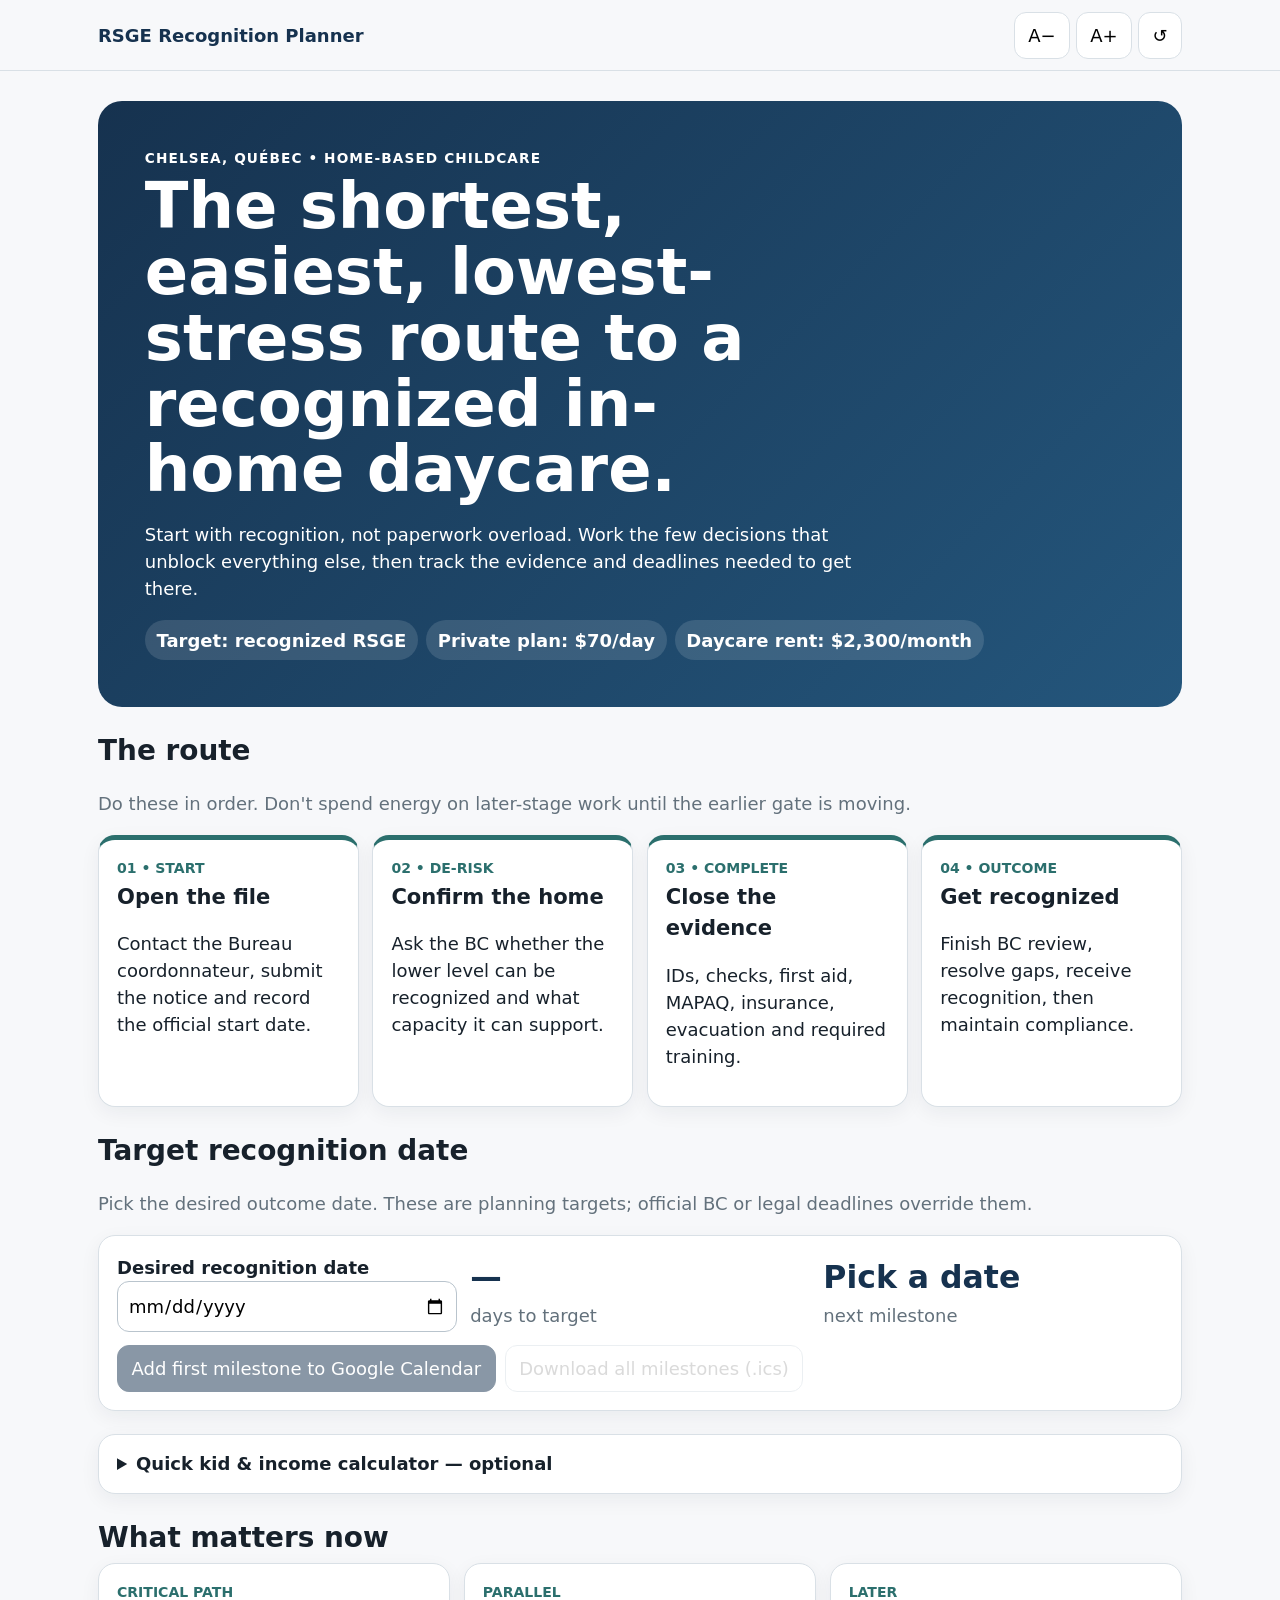
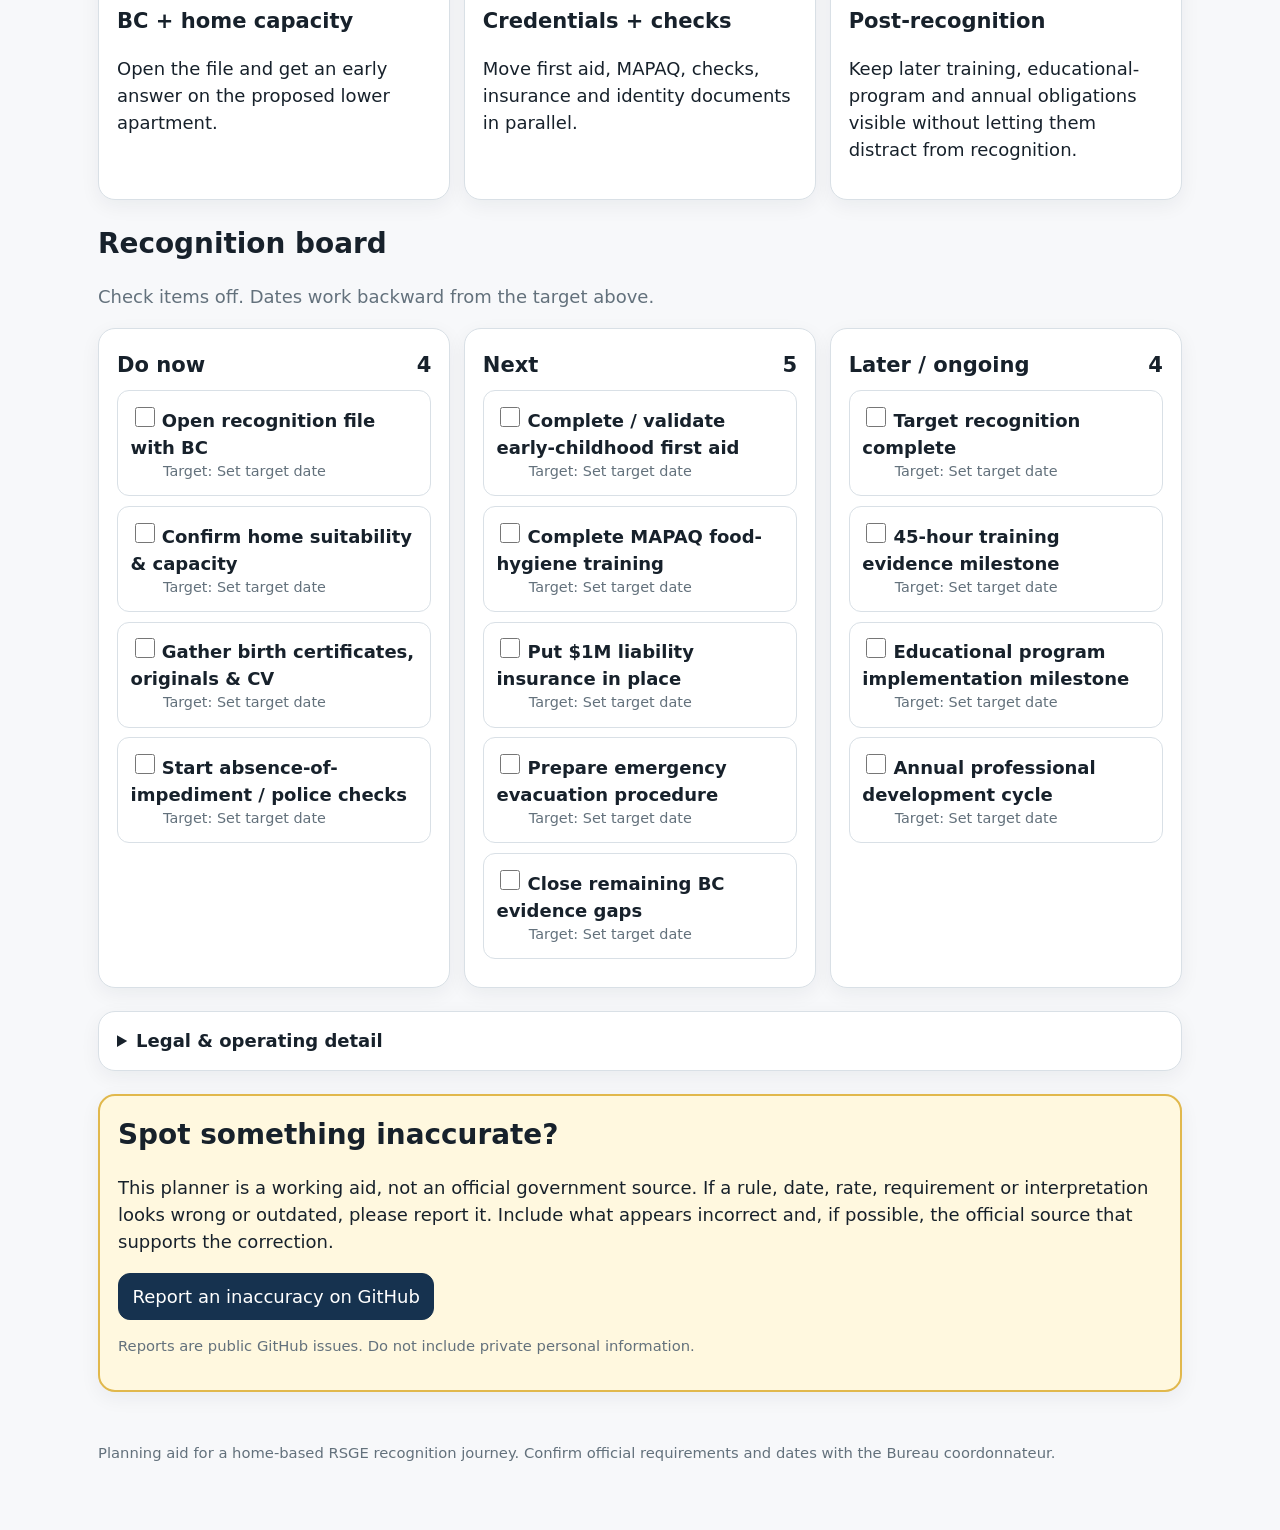
<file: index.html>
<!doctype html><html lang="en"><head><meta charset="utf-8"><meta name="viewport" content="width=device-width,initial-scale=1,maximum-scale=5,user-scalable=yes"><title>RSGE Recognition Planner</title><style>:root{--b:#16324f;--a:#2b6f6d;--bg:#f7f8fa;--p:#fff;--i:#17212b;--m:#63717c;--l:#d9e0e6;--r:17px;--fs:18px}*{box-sizing:border-box}html{font-size:var(--fs)}body{margin:0;background:var(--bg);color:var(--i);font:1rem/1.5 system-ui,-apple-system,"Segoe UI",sans-serif}button,input{font:inherit}a{color:#075fa8}.dock{position:sticky;top:0;z-index:10;background:#f7f8faf2;border-bottom:1px solid var(--l);backdrop-filter:blur(10px)}.bar,.wrap{max-width:1120px;margin:auto;padding:.65rem 1rem}.bar{display:flex;justify-content:space-between;align-items:center;gap:.5rem}.brand{font-weight:900;color:var(--b)}button,.btn{min-height:46px;border:1px solid var(--l);border-radius:12px;background:#fff;padding:.5rem .75rem;cursor:pointer}.hero{margin-top:1rem;padding:clamp(1.4rem,4vw,2.6rem);border-radius:24px;background:linear-gradient(135deg,var(--b),#24567c);color:#fff}.hero h1{font-size:clamp(2rem,5vw,3.7rem);line-height:1.03;max-width:16ch;margin:.3rem 0 .7rem}.hero p{max-width:65ch}.ey{font-size:.76rem;text-transform:uppercase;letter-spacing:.08em;font-weight:850}.pills{display:flex;gap:.45rem;flex-wrap:wrap}.pill{background:#ffffff20;border-radius:99px;padding:.35rem .65rem;font-weight:750}section{margin:1.3rem 0}h2{margin:0 0 .25rem;font-size:1.55rem}h3{margin:.1rem 0}.muted,.tiny{color:var(--m)}.tiny{font-size:.82rem}.route,.grid,.calc,.res,.kanban{display:grid;gap:.75rem}.route{grid-template-columns:repeat(4,1fr)}.grid,.calc,.res,.kanban{grid-template-columns:repeat(3,1fr)}.card,.lane,details{background:var(--p);border:1px solid var(--l);border-radius:var(--r);box-shadow:0 6px 20px #1428370f}.card,.lane{padding:1rem}.route .card{border-top:5px solid var(--a)}.num{font-size:.78rem;font-weight:900;color:var(--a)}.metric{font-size:1.75rem;font-weight:900;color:var(--b)}label{font-weight:750;display:block}.date,input[type=number]{width:100%;min-height:48px;border:1px solid #b9c4cd;border-radius:12px;padding:.55rem}.actions,.switches{display:flex;gap:.5rem;flex-wrap:wrap;margin-top:.7rem}.primary{background:var(--b);color:#fff;border-color:var(--b)}button:disabled{opacity:.5}.switch{flex:1 1 220px;font-weight:800}.switch[aria-pressed=true]{border:2px solid var(--b);background:#eaf1f7;color:var(--b)}details{overflow:hidden}summary{padding:.85rem 1rem;min-height:56px;font-weight:850;cursor:pointer}.body{padding:0 1rem 1rem}.result{background:#eef4f7;padding:.85rem;border-radius:13px}.result b{display:block;font-size:1.3rem;color:var(--b)}.lane h3{display:flex;justify-content:space-between}.task{border:1px solid var(--l);border-radius:12px;padding:.7rem;margin:.55rem 0}.task.done{background:#e7f3ec;opacity:.8}.task input{width:20px;height:20px;margin-right:.4rem}.due{font-size:.8rem;color:var(--m);margin-left:1.8rem}.feedback{border:2px solid #e1b84c;background:#fff8df}.feedback .btn{display:inline-flex;text-decoration:none;align-items:center;background:var(--b);color:#fff;border-color:var(--b)}footer{padding:1.5rem 0 3rem;color:var(--m);font-size:.82rem}@media(max-width:850px){.route,.grid,.calc,.res,.kanban{grid-template-columns:1fr 1fr}}@media(max-width:580px){.route,.grid,.calc,.res,.kanban{grid-template-columns:1fr}.hero{border-radius:18px}.brand{font-size:.85rem}}</style></head><body><header class="dock"><div class="bar"><div class="brand">RSGE Recognition Planner</div><div><button id="minus">A−</button> <button id="plus">A+</button> <button id="reset">↺</button></div></div></header><main class="wrap"><section class="hero"><div class="ey">Chelsea, Québec • home-based childcare</div><h1>The shortest, easiest, lowest-stress route to a recognized in-home daycare.</h1><p>Start with recognition, not paperwork overload. Work the few decisions that unblock everything else, then track the evidence and deadlines needed to get there.</p><div class="pills"><span class="pill">Target: recognized RSGE</span><span class="pill">Private plan: $70/day</span><span class="pill">Daycare rent: $2,300/month</span></div></section><section><h2>The route</h2><p class="muted">Do these in order. Don't spend energy on later-stage work until the earlier gate is moving.</p><div class="route"><div class="card"><div class="num">01 • START</div><h3>Open the file</h3><p>Contact the Bureau coordonnateur, submit the notice and record the official start date.</p></div><div class="card"><div class="num">02 • DE-RISK</div><h3>Confirm the home</h3><p>Ask the BC whether the lower level can be recognized and what capacity it can support.</p></div><div class="card"><div class="num">03 • COMPLETE</div><h3>Close the evidence</h3><p>IDs, checks, first aid, MAPAQ, insurance, evacuation and required training.</p></div><div class="card"><div class="num">04 • OUTCOME</div><h3>Get recognized</h3><p>Finish BC review, resolve gaps, receive recognition, then maintain compliance.</p></div></div></section><section><h2>Target recognition date</h2><p class="muted">Pick the desired outcome date. These are planning targets; official BC or legal deadlines override them.</p><div class="card"><div class="grid"><div><label for="target">Desired recognition date</label><input class="date" id="target" type="date"></div><div><div class="metric" id="daysleft">—</div><div class="muted">days to target</div></div><div><div class="metric" id="nextmile">Pick a date</div><div class="muted">next milestone</div></div></div><div class="actions"><button class="primary" id="gcal" disabled>Add first milestone to Google Calendar</button><button id="ics" disabled>Download all milestones (.ics)</button></div></div></section><section><details><summary>Quick kid & income calculator — optional</summary><div class="body"><div class="switches"><button class="switch" id="priv" aria-pressed="true">Recognized + non-subsidized</button><button class="switch" id="sub" aria-pressed="false">Recognized + subsidized</button></div><p id="mode" class="muted">Private planning rate: <b>$70/day per child</b>.</p><div class="calc"><div><label>Paying children<input id="kids" type="number" min="1" max="9" value="5"></label></div><div><label>Billable days / month<input id="days" type="number" value="20"></label></div><div><label>Revenue / child / day<input id="rate" type="number" value="70"></label></div><div><label>Daycare rent<input id="rent" type="number" value="2300"></label></div><div><label>Other monthly costs<input id="ops" type="number" value="600"></label></div><div><label>Desired provider income<input id="income" type="number" value="1000"></label></div></div><div class="res"><div class="result">Gross monthly<b id="gross"></b></div><div class="result">After rent + costs<b id="net"></b></div><div class="result">Vs income target<b id="delta"></b></div></div><p class="tiny">Planning only. Capacity and current funding rates require confirmation.</p></div></details></section><section><h2>What matters now</h2><div class="grid"><div class="card"><div class="num">CRITICAL PATH</div><h3>BC + home capacity</h3><p>Open the file and get an early answer on the proposed lower apartment.</p></div><div class="card"><div class="num">PARALLEL</div><h3>Credentials + checks</h3><p>Move first aid, MAPAQ, checks, insurance and identity documents in parallel.</p></div><div class="card"><div class="num">LATER</div><h3>Post-recognition</h3><p>Keep later training, educational-program and annual obligations visible without letting them distract from recognition.</p></div></div></section><section><h2>Recognition board</h2><p class="muted">Check items off. Dates work backward from the target above.</p><div class="kanban"><div class="lane"><h3>Do now <span id="n1"></span></h3><div id="now"></div></div><div class="lane"><h3>Next <span id="n2"></span></h3><div id="next"></div></div><div class="lane"><h3>Later / ongoing <span id="n3"></span></h3><div id="later"></div></div></div></section><section><details><summary>Legal & operating detail</summary><div class="body"><ul><li>Home-based RSGE is different from a private daycare-centre permit.</li><li>Provider alone: up to 6 children, subject to recognition and approved capacity.</li><li>7–9 children requires an assistant and BC approval for that capacity.</li><li>Recognized operation can be subsidized or non-subsidized; the private planning rate here is $70/day.</li></ul></div></details></section><section class="card feedback" id="feedback"><h2>Spot something inaccurate?</h2><p>This planner is a working aid, not an official government source. If a rule, date, rate, requirement or interpretation looks wrong or outdated, please report it. Include what appears incorrect and, if possible, the official source that supports the correction.</p><a class="btn" href="https://github.com/jjuniper-dev-org/Daycare/issues/new?template=inaccuracy.yml" target="_blank" rel="noopener">Report an inaccuracy on GitHub</a><p class="tiny">Reports are public GitHub issues. Do not include private personal information.</p></section><footer>Planning aid for a home-based RSGE recognition journey. Confirm official requirements and dates with the Bureau coordonnateur.</footer></main><script>(()=>{const $=x=>document.getElementById(x),money=new Intl.NumberFormat('en-CA',{style:'currency',currency:'CAD',maximumFractionDigits:0});let fs=18;$('plus').onclick=()=>{fs=Math.min(30,fs+2);document.documentElement.style.setProperty('--fs',fs+'px')};$('minus').onclick=()=>{fs=Math.max(15,fs-2);document.documentElement.style.setProperty('--fs',fs+'px')};$('reset').onclick=()=>{fs=18;document.documentElement.style.setProperty('--fs','18px');scrollTo({top:0,behavior:'smooth'})};function calc(){let g=+$('kids').value*+$('days').value*+$('rate').value,n=g-+$('rent').value-+$('ops').value,d=n-+$('income').value;$('gross').textContent=money.format(g);$('net').textContent=money.format(n);$('delta').textContent=(d>=0?'+':'−')+money.format(Math.abs(d))}['kids','days','rate','rent','ops','income'].forEach(x=>$(x).oninput=calc);$('priv').onclick=()=>{ $('priv').setAttribute('aria-pressed','true');$('sub').setAttribute('aria-pressed','false');$('rate').value=70;$('mode').innerHTML='Private planning rate: <b>$70/day per child</b>.';calc()};$('sub').onclick=()=>{$('priv').setAttribute('aria-pressed','false');$('sub').setAttribute('aria-pressed','true');$('rate').value=50.88;$('mode').innerHTML='Subsidized placeholder: <b>$50.88/day</b>. Confirm current BC rates.';calc()};calc();const T=[['file','now','Open recognition file with BC',-180],['home','now','Confirm home suitability & capacity',-165],['ids','now','Gather birth certificates, originals & CV',-150],['checks','now','Start absence-of-impediment / police checks',-145],['firstaid','next','Complete / validate early-childhood first aid',-120],['mapaq','next','Complete MAPAQ food-hygiene training',-105],['insurance','next','Put $1M liability insurance in place',-75],['evac','next','Prepare emergency evacuation procedure',-60],['package','next','Close remaining BC evidence gaps',-30],['recognition','later','Target recognition complete',0],['training','later','45-hour training evidence milestone',365],['program','later','Educational program implementation milestone',730],['annual','later','Annual professional development cycle',365]];let target='';function add(s,n){let d=new Date(s+'T12:00:00');d.setDate(d.getDate()+n);return d}function iso(d){return d.toISOString().slice(0,10)}function pretty(d){return d.toLocaleDateString('en-CA',{year:'numeric',month:'short',day:'numeric'})}function render(){['now','next','later'].forEach(x=>$(x).innerHTML='');T.forEach(t=>{let e=document.createElement('div');e.className='task';e.innerHTML='<label><input type="checkbox"><b>'+t[2]+'</b></label><div class="due">Target: '+(target?pretty(add(target,t[3])):'Set target date')+'</div>';$(t[1]).appendChild(e);e.querySelector('input').onchange=v=>e.classList.toggle('done',v.target.checked)});$('n1').textContent=T.filter(t=>t[1]=='now').length;$('n2').textContent=T.filter(t=>t[1]=='next').length;$('n3').textContent=T.filter(t=>t[1]=='later').length}render();$('target').onchange=()=>{target=$('target').value;render();$('gcal').disabled=!target;$('ics').disabled=!target;if(!target)return;let td=new Date(target+'T12:00:00'),today=new Date();today.setHours(12,0,0,0);$('daysleft').textContent=Math.ceil((td-today)/86400000);let f=T.map(t=>[t,add(target,t[3])]).filter(x=>x[1]>=today).sort((a,b)=>a[1]-b[1])[0];$('nextmile').textContent=f?f[0][2]:'Target passed'};function gd(d){return iso(d).replaceAll('-','')}$('gcal').onclick=()=>{let t=T[0],d=add(target,t[3]),e=add(iso(d),1),u='https://calendar.google.com/calendar/render?action=TEMPLATE&text='+encodeURIComponent(t[2])+'&dates='+gd(d)+'%2F'+gd(e);open(u,'_blank','noopener')};$('ics').onclick=()=>{let L=['BEGIN:VCALENDAR','VERSION:2.0','PRODID:-//RSGE Planner//EN'];T.forEach(t=>{let d=add(target,t[3]),e=add(iso(d),1);L.push('BEGIN:VEVENT','DTSTART;VALUE=DATE:'+gd(d),'DTEND;VALUE=DATE:'+gd(e),'SUMMARY:'+t[2],'END:VEVENT')});L.push('END:VCALENDAR');let a=document.createElement('a');a.href=URL.createObjectURL(new Blob([L.join('\r\n')],{type:'text/calendar'}));a.download='rsge-plan.ics';a.click()}})();</script></body></html>
</file>
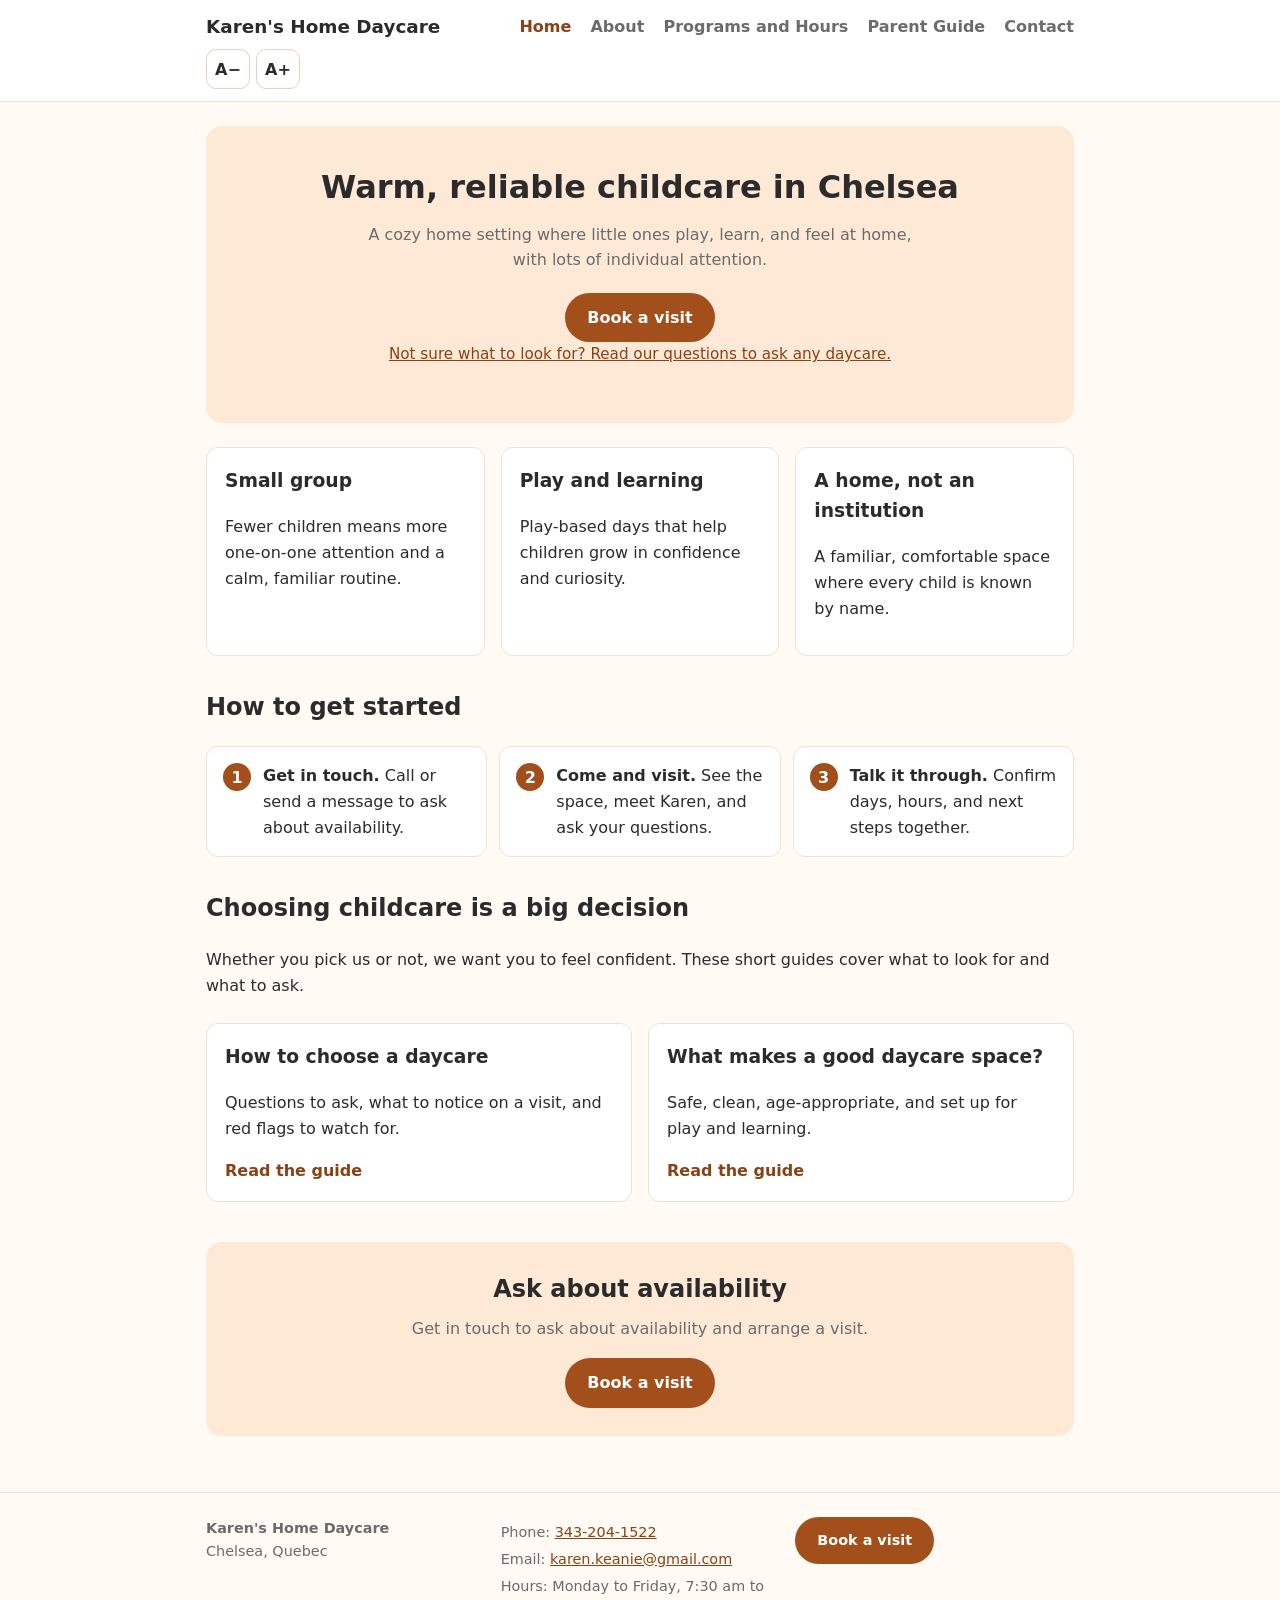
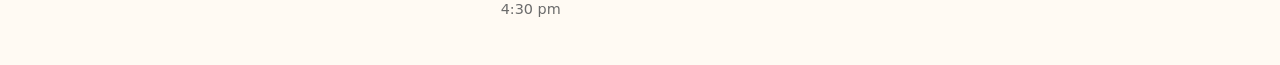
<file: karens-daycare/index.html>
<!doctype html>
<html lang="en">
<head>
  <meta charset="utf-8">
  <meta name="viewport" content="width=device-width, initial-scale=1">
  <title>Karen's Home Daycare | Chelsea</title>
  <meta name="description" content="Karen's Home Daycare in Chelsea: a warm, small-group home daycare. Contact us to ask about availability and book a visit.">
  <meta property="og:title" content="Karen's Home Daycare | Chelsea">
  <meta property="og:description" content="Karen's Home Daycare in Chelsea: a warm, small-group home daycare. Contact us to ask about availability and book a visit.">
  <link rel="stylesheet" href="style.css">
</head>
<body>
<a class="skip" href="#main">Skip to content</a>
<header>
  <div class="bar">
    <a class="brand" href="index.html">Karen's Home Daycare</a>
    <div class="tools" role="group" aria-label="Text size">
      <button type="button" id="fs-minus" aria-label="Smaller text">A&minus;</button>
      <button type="button" id="fs-plus" aria-label="Larger text">A+</button>
    </div>
    <nav aria-label="Main">
      <a class="active" aria-current="page" href="index.html">Home</a>
      <a href="about.html">About</a>
      <a href="programs.html">Programs and Hours</a>
      <a href="guide.html">Parent Guide</a>
      <a href="contact.html">Contact</a>
    </nav>
  </div>
</header>
<main id="main">
<section class="hero">
  <h1>Warm, reliable childcare in Chelsea</h1>
  <p>A cozy home setting where little ones play, learn, and feel at home, with lots of individual attention.</p>
  <a class="btn" href="contact.html">Book a visit</a>
  <p class="hero-link"><a href="choosing.html">Not sure what to look for? Read our questions to ask any daycare.</a></p>
</section>

<div class="grid">
  <div class="card">
    <h3>Small group</h3>
    <p>Fewer children means more one-on-one attention and a calm, familiar routine.</p>
  </div>
  <div class="card">
    <h3>Play and learning</h3>
    <p>Play-based days that help children grow in confidence and curiosity.</p>
  </div>
  <div class="card">
    <h3>A home, not an institution</h3>
    <p>A familiar, comfortable space where every child is known by name.</p>
  </div>
</div>


<h2>How to get started</h2>
<ol class="steps">
  <li><strong>Get in touch.</strong> Call or send a message to ask about availability.</li>
  <li><strong>Come and visit.</strong> See the space, meet Karen, and ask your questions.</li>
  <li><strong>Talk it through.</strong> Confirm days, hours, and next steps together.</li>
</ol>

<h2>Choosing childcare is a big decision</h2>
<p>Whether you pick us or not, we want you to feel confident. These short guides cover what to look for and what to ask.</p>
<div class="grid">
  <a class="card card-link" href="choosing.html">
    <h3>How to choose a daycare</h3>
    <p>Questions to ask, what to notice on a visit, and red flags to watch for.</p>
    <span class="more">Read the guide</span>
  </a>
  <a class="card card-link" href="space.html">
    <h3>What makes a good daycare space?</h3>
    <p>Safe, clean, age-appropriate, and set up for play and learning.</p>
    <span class="more">Read the guide</span>
  </a>
</div>

<section class="cta">
  <h2>Ask about availability</h2>
  <p>Get in touch to ask about availability and arrange a visit.</p>
  <a class="btn" href="contact.html">Book a visit</a>
</section>
</main>
<footer>
  <div class="fgrid">
    <div>
      <strong>Karen's Home Daycare</strong><br>
      Chelsea, Quebec
    </div>
    <div id="f-contact" hidden>
      <p id="f-phone" hidden>Phone: <a href="#"></a></p>
      <p id="f-email" hidden>Email: <a href="#"></a></p>
      <p id="f-hours" hidden>Hours: <span></span></p>
    </div>
    <div>
      <a class="btn" href="contact.html">Book a visit</a>
      <p><a id="f-facebook" href="#" hidden>Find us on Facebook</a></p>
    </div>
  </div>
</footer>
<script src="config.js"></script>
<script src="script.js"></script>
</body>
</html>
</file>
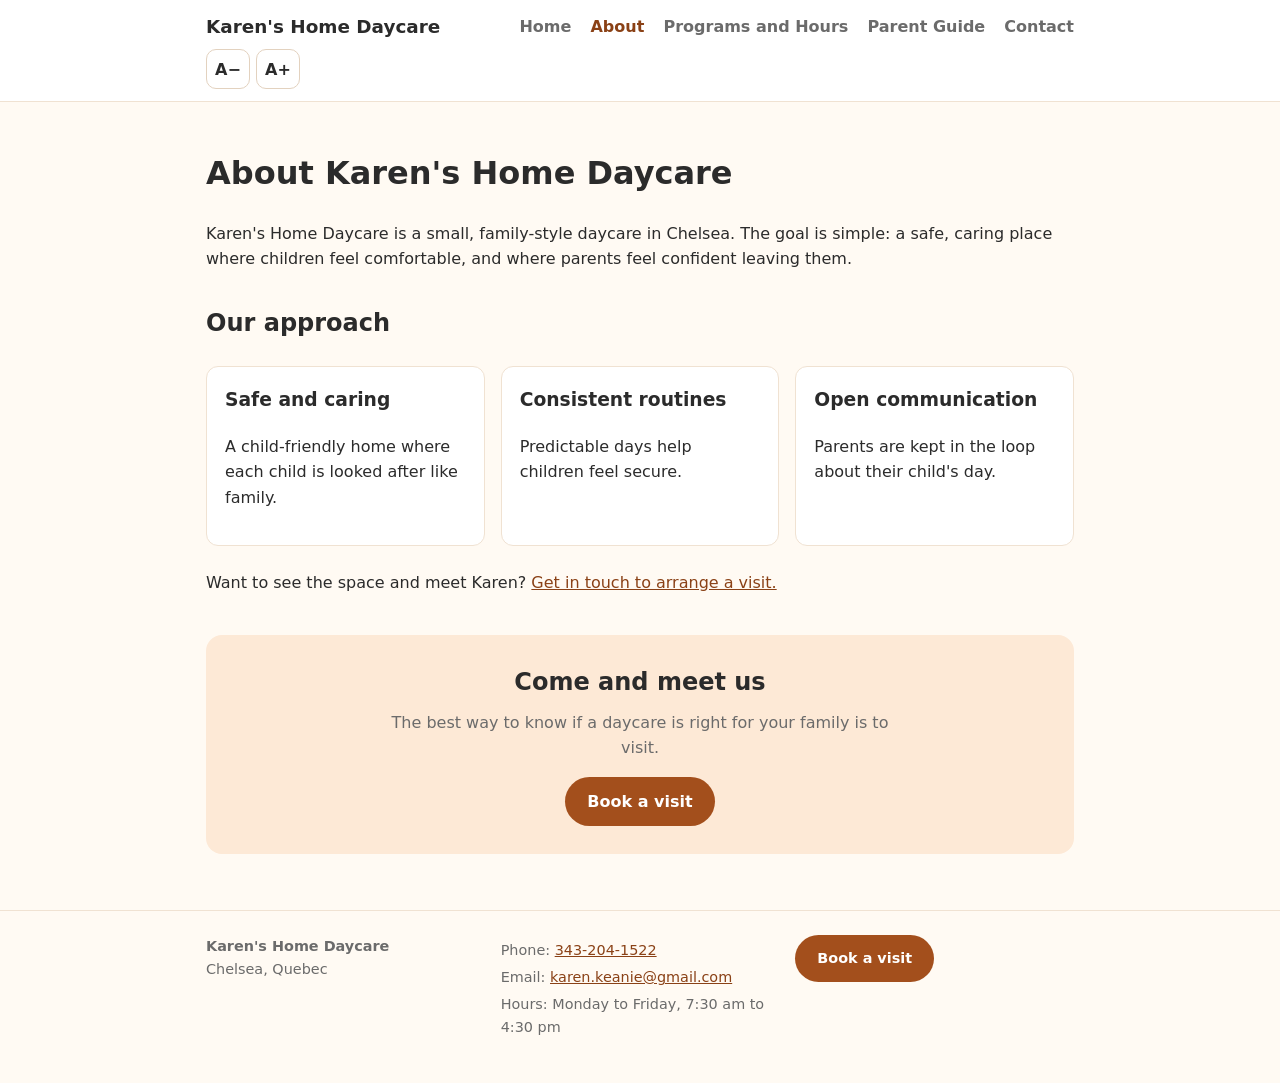
<file: karens-daycare/about.html>
<!doctype html>
<html lang="en">
<head>
  <meta charset="utf-8">
  <meta name="viewport" content="width=device-width, initial-scale=1">
  <title>About | Karen's Home Daycare</title>
  <meta name="description" content="About Karen's Home Daycare in Chelsea: a small, family-style daycare focused on safe, caring, play-based days.">
  <meta property="og:title" content="About | Karen's Home Daycare">
  <meta property="og:description" content="About Karen's Home Daycare in Chelsea: a small, family-style daycare focused on safe, caring, play-based days.">
  <link rel="stylesheet" href="style.css">
</head>
<body>
<a class="skip" href="#main">Skip to content</a>
<header>
  <div class="bar">
    <a class="brand" href="index.html">Karen's Home Daycare</a>
    <div class="tools" role="group" aria-label="Text size">
      <button type="button" id="fs-minus" aria-label="Smaller text">A&minus;</button>
      <button type="button" id="fs-plus" aria-label="Larger text">A+</button>
    </div>
    <nav aria-label="Main">
      <a href="index.html">Home</a>
      <a class="active" aria-current="page" href="about.html">About</a>
      <a href="programs.html">Programs and Hours</a>
      <a href="guide.html">Parent Guide</a>
      <a href="contact.html">Contact</a>
    </nav>
  </div>
</header>
<main id="main">
<h1>About Karen's Home Daycare</h1>
<p>Karen's Home Daycare is a small, family-style daycare in Chelsea. The goal is simple: a safe, caring place where children feel comfortable, and where parents feel confident leaving them.</p>

<h2>Our approach</h2>
<div class="grid">
  <div class="card">
    <h3>Safe and caring</h3>
    <p>A child-friendly home where each child is looked after like family.</p>
  </div>
  <div class="card">
    <h3>Consistent routines</h3>
    <p>Predictable days help children feel secure.</p>
  </div>
  <div class="card">
    <h3>Open communication</h3>
    <p>Parents are kept in the loop about their child's day.</p>
  </div>
</div>

<p>Want to see the space and meet Karen? <a href="contact.html">Get in touch to arrange a visit.</a></p>

<section class="cta">
  <h2>Come and meet us</h2>
  <p>The best way to know if a daycare is right for your family is to visit.</p>
  <a class="btn" href="contact.html">Book a visit</a>
</section>
</main>
<footer>
  <div class="fgrid">
    <div>
      <strong>Karen's Home Daycare</strong><br>
      Chelsea, Quebec
    </div>
    <div id="f-contact" hidden>
      <p id="f-phone" hidden>Phone: <a href="#"></a></p>
      <p id="f-email" hidden>Email: <a href="#"></a></p>
      <p id="f-hours" hidden>Hours: <span></span></p>
    </div>
    <div>
      <a class="btn" href="contact.html">Book a visit</a>
      <p><a id="f-facebook" href="#" hidden>Find us on Facebook</a></p>
    </div>
  </div>
</footer>
<script src="config.js"></script>
<script src="script.js"></script>
</body>
</html>
</file>
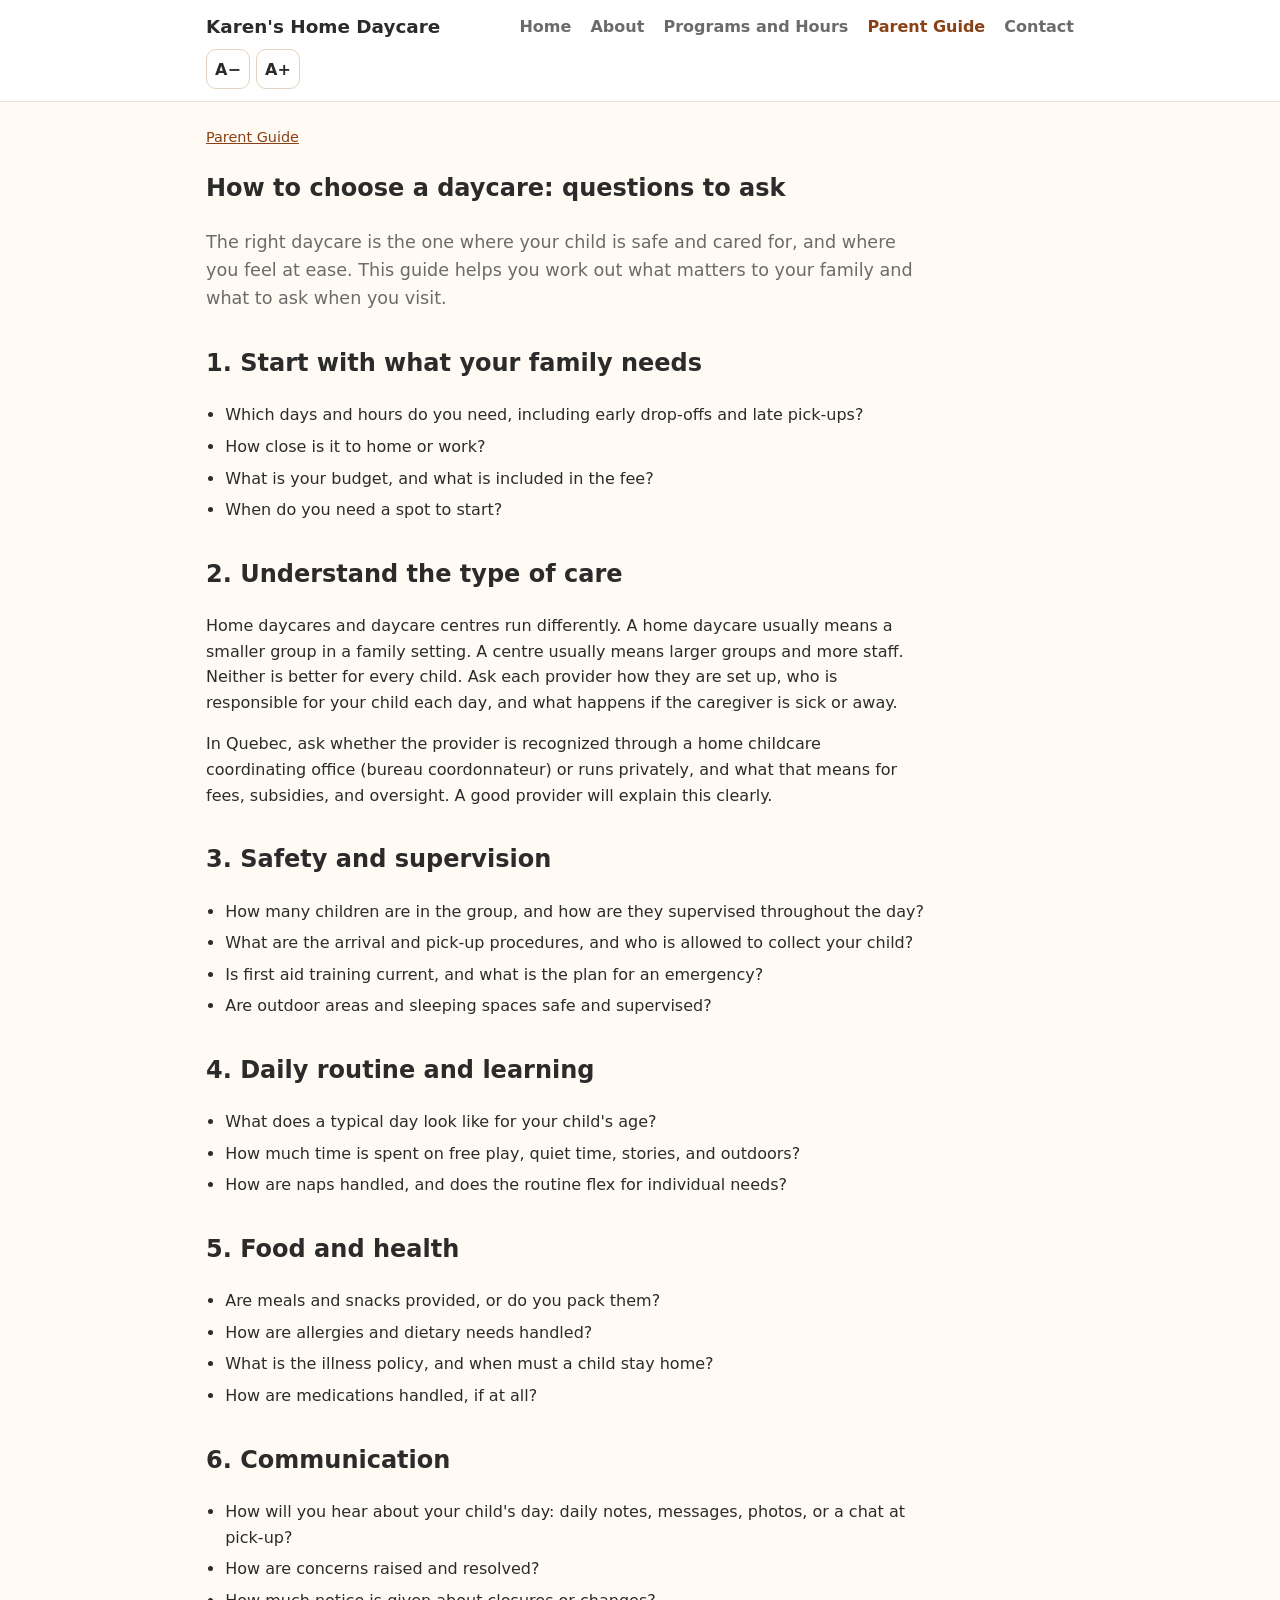
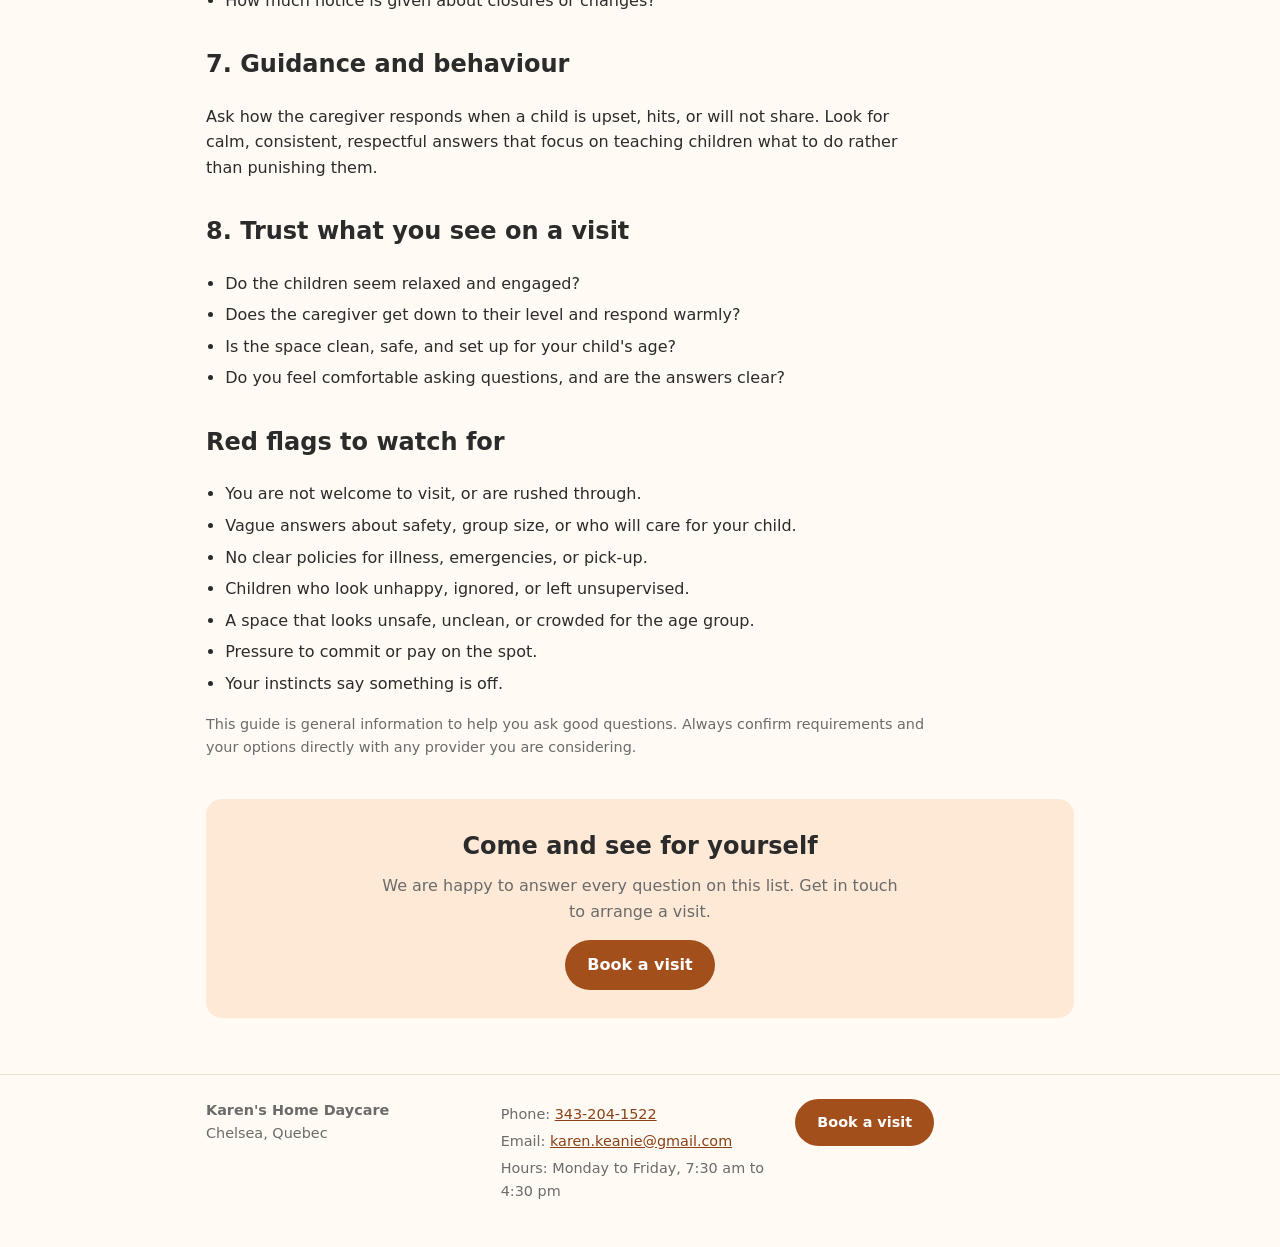
<file: karens-daycare/choosing.html>
<!doctype html>
<html lang="en">
<head>
  <meta charset="utf-8">
  <meta name="viewport" content="width=device-width, initial-scale=1">
  <title>How to choose a daycare | Karen's Home Daycare</title>
  <meta name="description" content="Questions to ask, what to notice on a visit, and red flags to watch for when choosing a daycare.">
  <meta property="og:title" content="How to choose a daycare | Karen's Home Daycare">
  <meta property="og:description" content="Questions to ask, what to notice on a visit, and red flags to watch for when choosing a daycare.">
  <link rel="stylesheet" href="style.css">
</head>
<body>
<a class="skip" href="#main">Skip to content</a>
<header>
  <div class="bar">
    <a class="brand" href="index.html">Karen's Home Daycare</a>
    <div class="tools" role="group" aria-label="Text size">
      <button type="button" id="fs-minus" aria-label="Smaller text">A&minus;</button>
      <button type="button" id="fs-plus" aria-label="Larger text">A+</button>
    </div>
    <nav aria-label="Main">
      <a href="index.html">Home</a>
      <a href="about.html">About</a>
      <a href="programs.html">Programs and Hours</a>
      <a class="active" aria-current="page" href="guide.html">Parent Guide</a>
      <a href="contact.html">Contact</a>
    </nav>
  </div>
</header>
<main id="main">
<article class="article">
  <p class="crumbs"><a href="guide.html">Parent Guide</a></p>
  <h1>How to choose a daycare: questions to ask</h1>
  <p class="lede">The right daycare is the one where your child is safe and cared for, and where you feel at ease. This guide helps you work out what matters to your family and what to ask when you visit.</p>

  <h2>1. Start with what your family needs</h2>
  <ul>
    <li>Which days and hours do you need, including early drop-offs and late pick-ups?</li>
    <li>How close is it to home or work?</li>
    <li>What is your budget, and what is included in the fee?</li>
    <li>When do you need a spot to start?</li>
  </ul>

  <h2>2. Understand the type of care</h2>
  <p>Home daycares and daycare centres run differently. A home daycare usually means a smaller group in a family setting. A centre usually means larger groups and more staff. Neither is better for every child. Ask each provider how they are set up, who is responsible for your child each day, and what happens if the caregiver is sick or away.</p>
  <p>In Quebec, ask whether the provider is recognized through a home childcare coordinating office (bureau coordonnateur) or runs privately, and what that means for fees, subsidies, and oversight. A good provider will explain this clearly.</p>

  <h2>3. Safety and supervision</h2>
  <ul>
    <li>How many children are in the group, and how are they supervised throughout the day?</li>
    <li>What are the arrival and pick-up procedures, and who is allowed to collect your child?</li>
    <li>Is first aid training current, and what is the plan for an emergency?</li>
    <li>Are outdoor areas and sleeping spaces safe and supervised?</li>
  </ul>

  <h2>4. Daily routine and learning</h2>
  <ul>
    <li>What does a typical day look like for your child's age?</li>
    <li>How much time is spent on free play, quiet time, stories, and outdoors?</li>
    <li>How are naps handled, and does the routine flex for individual needs?</li>
  </ul>

  <h2>5. Food and health</h2>
  <ul>
    <li>Are meals and snacks provided, or do you pack them?</li>
    <li>How are allergies and dietary needs handled?</li>
    <li>What is the illness policy, and when must a child stay home?</li>
    <li>How are medications handled, if at all?</li>
  </ul>

  <h2>6. Communication</h2>
  <ul>
    <li>How will you hear about your child's day: daily notes, messages, photos, or a chat at pick-up?</li>
    <li>How are concerns raised and resolved?</li>
    <li>How much notice is given about closures or changes?</li>
  </ul>

  <h2>7. Guidance and behaviour</h2>
  <p>Ask how the caregiver responds when a child is upset, hits, or will not share. Look for calm, consistent, respectful answers that focus on teaching children what to do rather than punishing them.</p>

  <h2>8. Trust what you see on a visit</h2>
  <ul>
    <li>Do the children seem relaxed and engaged?</li>
    <li>Does the caregiver get down to their level and respond warmly?</li>
    <li>Is the space clean, safe, and set up for your child's age?</li>
    <li>Do you feel comfortable asking questions, and are the answers clear?</li>
  </ul>

  <h2>Red flags to watch for</h2>
  <ul>
    <li>You are not welcome to visit, or are rushed through.</li>
    <li>Vague answers about safety, group size, or who will care for your child.</li>
    <li>No clear policies for illness, emergencies, or pick-up.</li>
    <li>Children who look unhappy, ignored, or left unsupervised.</li>
    <li>A space that looks unsafe, unclean, or crowded for the age group.</li>
    <li>Pressure to commit or pay on the spot.</li>
    <li>Your instincts say something is off.</li>
  </ul>

  <p class="note">This guide is general information to help you ask good questions. Always confirm requirements and your options directly with any provider you are considering.</p>
</article>

<section class="cta">
  <h2>Come and see for yourself</h2>
  <p>We are happy to answer every question on this list. Get in touch to arrange a visit.</p>
  <a class="btn" href="contact.html">Book a visit</a>
</section>
</main>
<footer>
  <div class="fgrid">
    <div>
      <strong>Karen's Home Daycare</strong><br>
      Chelsea, Quebec
    </div>
    <div id="f-contact" hidden>
      <p id="f-phone" hidden>Phone: <a href="#"></a></p>
      <p id="f-email" hidden>Email: <a href="#"></a></p>
      <p id="f-hours" hidden>Hours: <span></span></p>
    </div>
    <div>
      <a class="btn" href="contact.html">Book a visit</a>
      <p><a id="f-facebook" href="#" hidden>Find us on Facebook</a></p>
    </div>
  </div>
</footer>
<script src="config.js"></script>
<script src="script.js"></script>
</body>
</html>
</file>
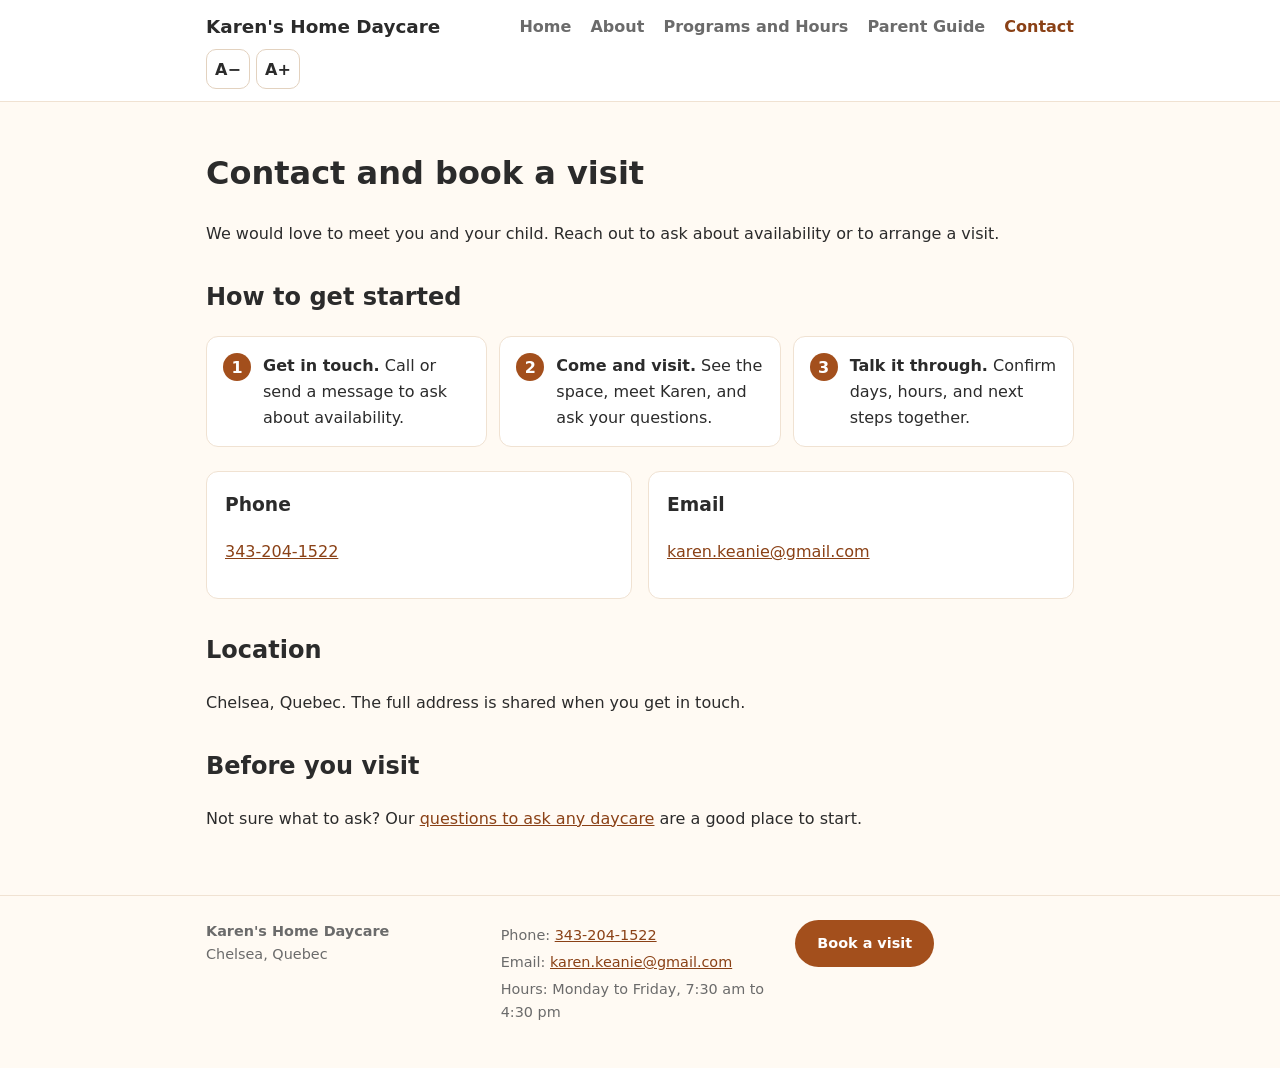
<file: karens-daycare/contact.html>
<!doctype html>
<html lang="en">
<head>
  <meta charset="utf-8">
  <meta name="viewport" content="width=device-width, initial-scale=1">
  <title>Contact | Karen's Home Daycare</title>
  <meta name="description" content="Contact Karen's Home Daycare in Chelsea to ask about availability or arrange a visit.">
  <meta property="og:title" content="Contact | Karen's Home Daycare">
  <meta property="og:description" content="Contact Karen's Home Daycare in Chelsea to ask about availability or arrange a visit.">
  <link rel="stylesheet" href="style.css">
</head>
<body>
<a class="skip" href="#main">Skip to content</a>
<header>
  <div class="bar">
    <a class="brand" href="index.html">Karen's Home Daycare</a>
    <div class="tools" role="group" aria-label="Text size">
      <button type="button" id="fs-minus" aria-label="Smaller text">A&minus;</button>
      <button type="button" id="fs-plus" aria-label="Larger text">A+</button>
    </div>
    <nav aria-label="Main">
      <a href="index.html">Home</a>
      <a href="about.html">About</a>
      <a href="programs.html">Programs and Hours</a>
      <a href="guide.html">Parent Guide</a>
      <a class="active" aria-current="page" href="contact.html">Contact</a>
    </nav>
  </div>
</header>
<main id="main">
<h1>Contact and book a visit</h1>
<p>We would love to meet you and your child. Reach out to ask about availability or to arrange a visit.</p>


<h2>How to get started</h2>
<ol class="steps">
  <li><strong>Get in touch.</strong> Call or send a message to ask about availability.</li>
  <li><strong>Come and visit.</strong> See the space, meet Karen, and ask your questions.</li>
  <li><strong>Talk it through.</strong> Confirm days, hours, and next steps together.</li>
</ol>

<p id="c-empty" class="card">Contact details are being added. Please check back shortly.</p>

<div class="grid">
  <div class="card" id="c-phone" hidden><h3>Phone</h3><p><a href="#"></a></p></div>
  <div class="card" id="c-email" hidden><h3>Email</h3><p><a href="#"></a></p></div>
  <div class="card" id="c-facebook" hidden><h3>Facebook</h3><p><a href="#"></a></p></div>
</div>

<h2>Location</h2>
<p>Chelsea, Quebec. The full address is shared when you get in touch.</p>

<h2>Before you visit</h2>
<p>Not sure what to ask? Our <a href="choosing.html">questions to ask any daycare</a> are a good place to start.</p>
</main>
<footer>
  <div class="fgrid">
    <div>
      <strong>Karen's Home Daycare</strong><br>
      Chelsea, Quebec
    </div>
    <div id="f-contact" hidden>
      <p id="f-phone" hidden>Phone: <a href="#"></a></p>
      <p id="f-email" hidden>Email: <a href="#"></a></p>
      <p id="f-hours" hidden>Hours: <span></span></p>
    </div>
    <div>
      <a class="btn" href="contact.html">Book a visit</a>
      <p><a id="f-facebook" href="#" hidden>Find us on Facebook</a></p>
    </div>
  </div>
</footer>
<script src="config.js"></script>
<script src="script.js"></script>
</body>
</html>
</file>
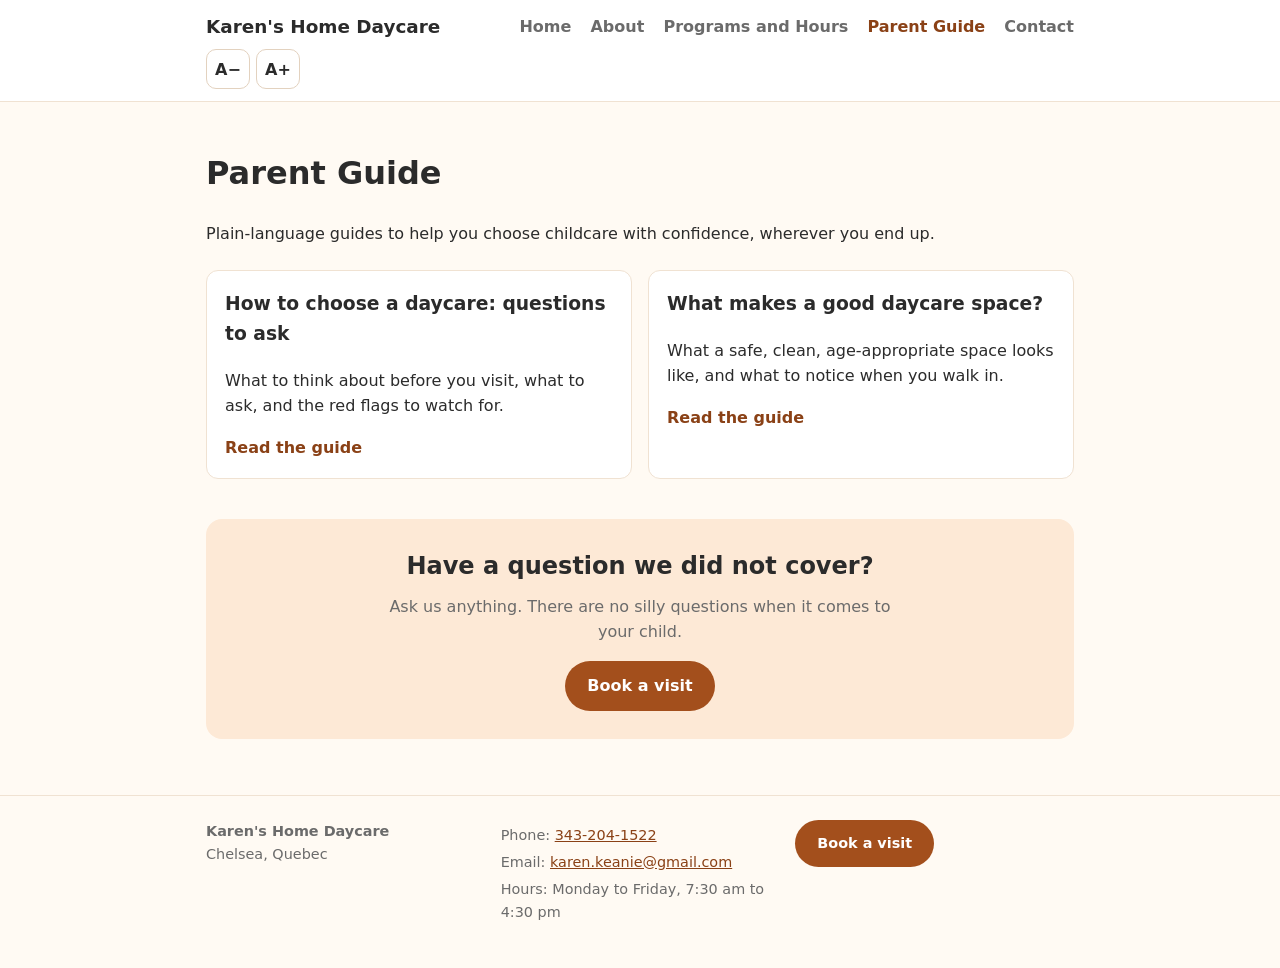
<file: karens-daycare/guide.html>
<!doctype html>
<html lang="en">
<head>
  <meta charset="utf-8">
  <meta name="viewport" content="width=device-width, initial-scale=1">
  <title>Parent Guide | Karen's Home Daycare</title>
  <meta name="description" content="Plain-language guides for parents choosing a daycare: what to ask, what to look for, and what a good space looks like.">
  <meta property="og:title" content="Parent Guide | Karen's Home Daycare">
  <meta property="og:description" content="Plain-language guides for parents choosing a daycare: what to ask, what to look for, and what a good space looks like.">
  <link rel="stylesheet" href="style.css">
</head>
<body>
<a class="skip" href="#main">Skip to content</a>
<header>
  <div class="bar">
    <a class="brand" href="index.html">Karen's Home Daycare</a>
    <div class="tools" role="group" aria-label="Text size">
      <button type="button" id="fs-minus" aria-label="Smaller text">A&minus;</button>
      <button type="button" id="fs-plus" aria-label="Larger text">A+</button>
    </div>
    <nav aria-label="Main">
      <a href="index.html">Home</a>
      <a href="about.html">About</a>
      <a href="programs.html">Programs and Hours</a>
      <a class="active" aria-current="page" href="guide.html">Parent Guide</a>
      <a href="contact.html">Contact</a>
    </nav>
  </div>
</header>
<main id="main">
<h1>Parent Guide</h1>
<p>Plain-language guides to help you choose childcare with confidence, wherever you end up.</p>

<div class="grid">
  <a class="card card-link" href="choosing.html">
    <h3>How to choose a daycare: questions to ask</h3>
    <p>What to think about before you visit, what to ask, and the red flags to watch for.</p>
    <span class="more">Read the guide</span>
  </a>
  <a class="card card-link" href="space.html">
    <h3>What makes a good daycare space?</h3>
    <p>What a safe, clean, age-appropriate space looks like, and what to notice when you walk in.</p>
    <span class="more">Read the guide</span>
  </a>
</div>

<section class="cta">
  <h2>Have a question we did not cover?</h2>
  <p>Ask us anything. There are no silly questions when it comes to your child.</p>
  <a class="btn" href="contact.html">Book a visit</a>
</section>
</main>
<footer>
  <div class="fgrid">
    <div>
      <strong>Karen's Home Daycare</strong><br>
      Chelsea, Quebec
    </div>
    <div id="f-contact" hidden>
      <p id="f-phone" hidden>Phone: <a href="#"></a></p>
      <p id="f-email" hidden>Email: <a href="#"></a></p>
      <p id="f-hours" hidden>Hours: <span></span></p>
    </div>
    <div>
      <a class="btn" href="contact.html">Book a visit</a>
      <p><a id="f-facebook" href="#" hidden>Find us on Facebook</a></p>
    </div>
  </div>
</footer>
<script src="config.js"></script>
<script src="script.js"></script>
</body>
</html>
</file>
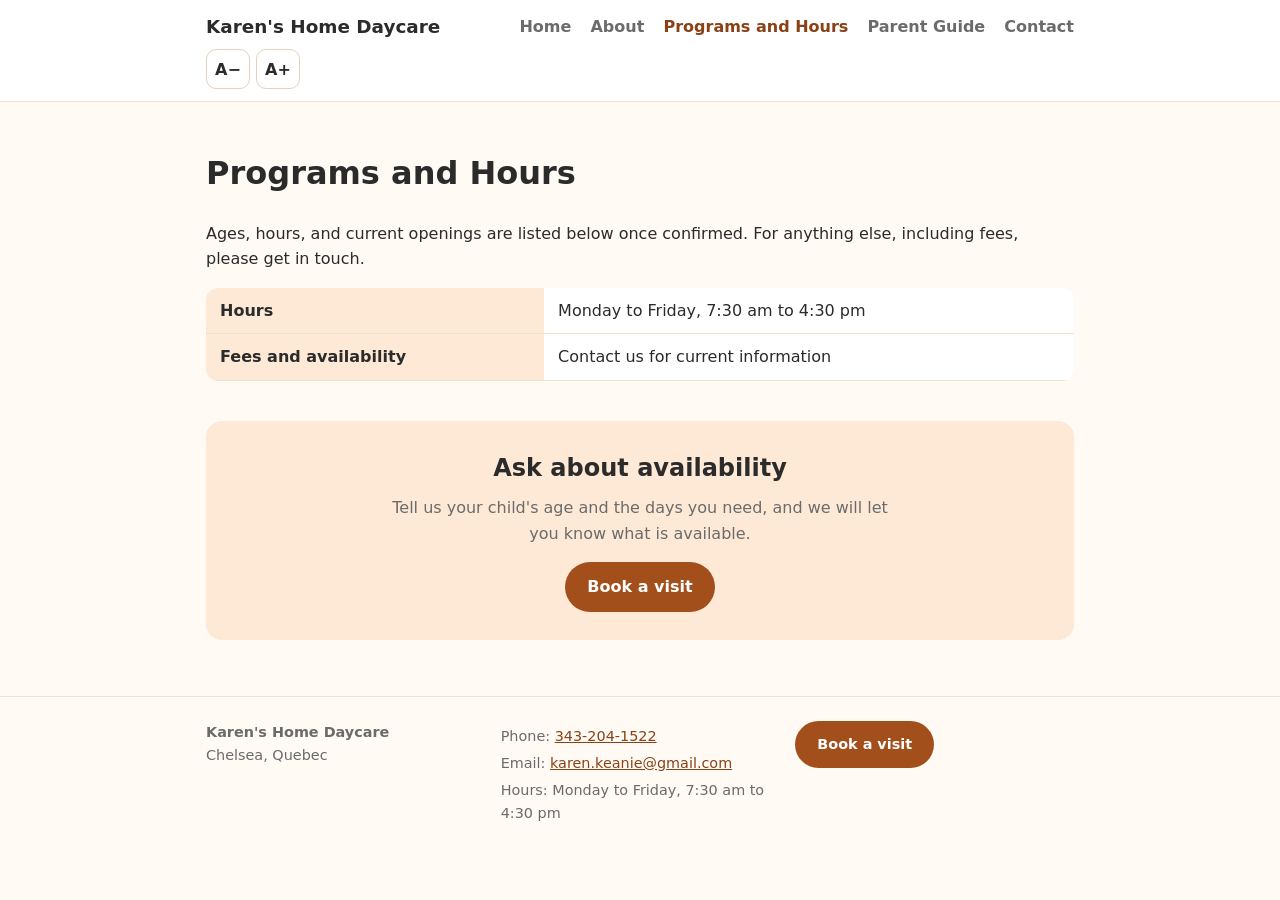
<file: karens-daycare/programs.html>
<!doctype html>
<html lang="en">
<head>
  <meta charset="utf-8">
  <meta name="viewport" content="width=device-width, initial-scale=1">
  <title>Programs and Hours | Karen's Home Daycare</title>
  <meta name="description" content="Ages, hours, and openings at Karen's Home Daycare in Chelsea.">
  <meta property="og:title" content="Programs and Hours | Karen's Home Daycare">
  <meta property="og:description" content="Ages, hours, and openings at Karen's Home Daycare in Chelsea.">
  <link rel="stylesheet" href="style.css">
</head>
<body>
<a class="skip" href="#main">Skip to content</a>
<header>
  <div class="bar">
    <a class="brand" href="index.html">Karen's Home Daycare</a>
    <div class="tools" role="group" aria-label="Text size">
      <button type="button" id="fs-minus" aria-label="Smaller text">A&minus;</button>
      <button type="button" id="fs-plus" aria-label="Larger text">A+</button>
    </div>
    <nav aria-label="Main">
      <a href="index.html">Home</a>
      <a href="about.html">About</a>
      <a class="active" aria-current="page" href="programs.html">Programs and Hours</a>
      <a href="guide.html">Parent Guide</a>
      <a href="contact.html">Contact</a>
    </nav>
  </div>
</header>
<main id="main">
<h1>Programs and Hours</h1>
<p>Ages, hours, and current openings are listed below once confirmed. For anything else, including fees, please get in touch.</p>

<table>
  <tr id="p-ages" hidden><th scope="row">Ages accepted</th><td></td></tr>
  <tr id="p-hours" hidden><th scope="row">Hours</th><td></td></tr>
  <tr id="p-openings" hidden><th scope="row">Openings</th><td></td></tr>
  <tr><th scope="row">Fees and availability</th><td>Contact us for current information</td></tr>
</table>

<section class="cta">
  <h2>Ask about availability</h2>
  <p>Tell us your child's age and the days you need, and we will let you know what is available.</p>
  <a class="btn" href="contact.html">Book a visit</a>
</section>
</main>
<footer>
  <div class="fgrid">
    <div>
      <strong>Karen's Home Daycare</strong><br>
      Chelsea, Quebec
    </div>
    <div id="f-contact" hidden>
      <p id="f-phone" hidden>Phone: <a href="#"></a></p>
      <p id="f-email" hidden>Email: <a href="#"></a></p>
      <p id="f-hours" hidden>Hours: <span></span></p>
    </div>
    <div>
      <a class="btn" href="contact.html">Book a visit</a>
      <p><a id="f-facebook" href="#" hidden>Find us on Facebook</a></p>
    </div>
  </div>
</footer>
<script src="config.js"></script>
<script src="script.js"></script>
</body>
</html>
</file>
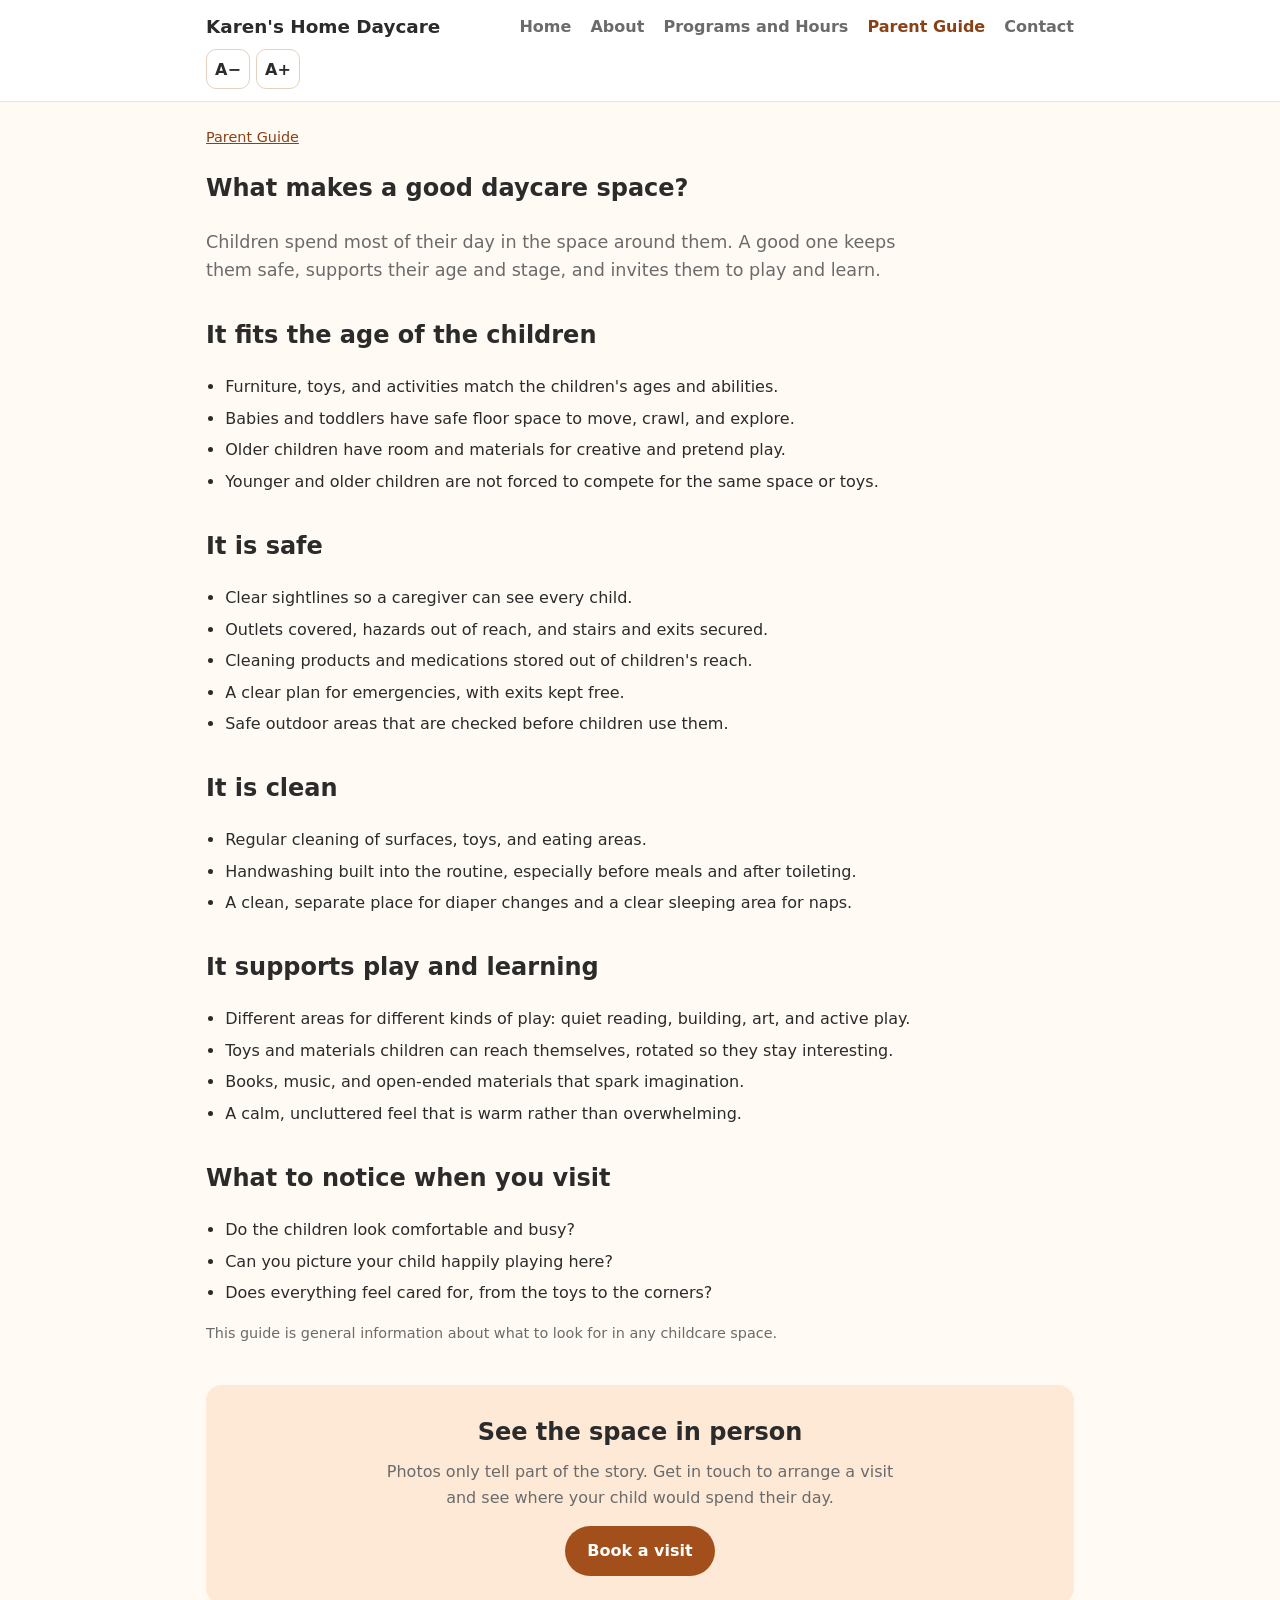
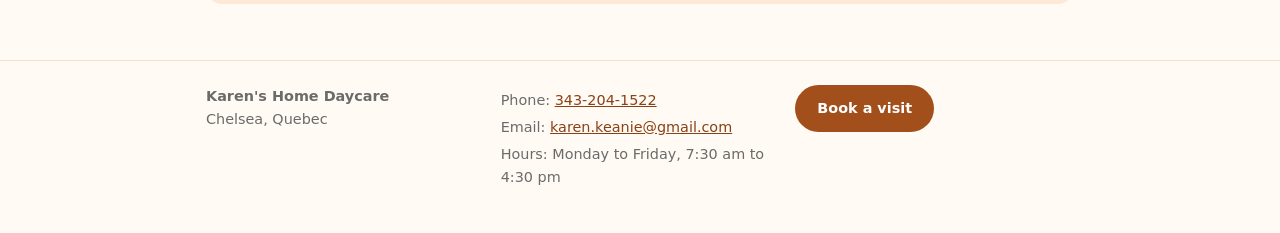
<file: karens-daycare/space.html>
<!doctype html>
<html lang="en">
<head>
  <meta charset="utf-8">
  <meta name="viewport" content="width=device-width, initial-scale=1">
  <title>What makes a good daycare space? | Karen's Home Daycare</title>
  <meta name="description" content="What a safe, clean, age-appropriate daycare space looks like, and what to notice when you visit.">
  <meta property="og:title" content="What makes a good daycare space? | Karen's Home Daycare">
  <meta property="og:description" content="What a safe, clean, age-appropriate daycare space looks like, and what to notice when you visit.">
  <link rel="stylesheet" href="style.css">
</head>
<body>
<a class="skip" href="#main">Skip to content</a>
<header>
  <div class="bar">
    <a class="brand" href="index.html">Karen's Home Daycare</a>
    <div class="tools" role="group" aria-label="Text size">
      <button type="button" id="fs-minus" aria-label="Smaller text">A&minus;</button>
      <button type="button" id="fs-plus" aria-label="Larger text">A+</button>
    </div>
    <nav aria-label="Main">
      <a href="index.html">Home</a>
      <a href="about.html">About</a>
      <a href="programs.html">Programs and Hours</a>
      <a class="active" aria-current="page" href="guide.html">Parent Guide</a>
      <a href="contact.html">Contact</a>
    </nav>
  </div>
</header>
<main id="main">
<article class="article">
  <p class="crumbs"><a href="guide.html">Parent Guide</a></p>
  <h1>What makes a good daycare space?</h1>
  <p class="lede">Children spend most of their day in the space around them. A good one keeps them safe, supports their age and stage, and invites them to play and learn.</p>

  <h2>It fits the age of the children</h2>
  <ul>
    <li>Furniture, toys, and activities match the children's ages and abilities.</li>
    <li>Babies and toddlers have safe floor space to move, crawl, and explore.</li>
    <li>Older children have room and materials for creative and pretend play.</li>
    <li>Younger and older children are not forced to compete for the same space or toys.</li>
  </ul>

  <h2>It is safe</h2>
  <ul>
    <li>Clear sightlines so a caregiver can see every child.</li>
    <li>Outlets covered, hazards out of reach, and stairs and exits secured.</li>
    <li>Cleaning products and medications stored out of children's reach.</li>
    <li>A clear plan for emergencies, with exits kept free.</li>
    <li>Safe outdoor areas that are checked before children use them.</li>
  </ul>

  <h2>It is clean</h2>
  <ul>
    <li>Regular cleaning of surfaces, toys, and eating areas.</li>
    <li>Handwashing built into the routine, especially before meals and after toileting.</li>
    <li>A clean, separate place for diaper changes and a clear sleeping area for naps.</li>
  </ul>

  <h2>It supports play and learning</h2>
  <ul>
    <li>Different areas for different kinds of play: quiet reading, building, art, and active play.</li>
    <li>Toys and materials children can reach themselves, rotated so they stay interesting.</li>
    <li>Books, music, and open-ended materials that spark imagination.</li>
    <li>A calm, uncluttered feel that is warm rather than overwhelming.</li>
  </ul>

  <h2>What to notice when you visit</h2>
  <ul>
    <li>Do the children look comfortable and busy?</li>
    <li>Can you picture your child happily playing here?</li>
    <li>Does everything feel cared for, from the toys to the corners?</li>
  </ul>

  <p class="note">This guide is general information about what to look for in any childcare space.</p>
</article>

<section class="cta">
  <h2>See the space in person</h2>
  <p>Photos only tell part of the story. Get in touch to arrange a visit and see where your child would spend their day.</p>
  <a class="btn" href="contact.html">Book a visit</a>
</section>
</main>
<footer>
  <div class="fgrid">
    <div>
      <strong>Karen's Home Daycare</strong><br>
      Chelsea, Quebec
    </div>
    <div id="f-contact" hidden>
      <p id="f-phone" hidden>Phone: <a href="#"></a></p>
      <p id="f-email" hidden>Email: <a href="#"></a></p>
      <p id="f-hours" hidden>Hours: <span></span></p>
    </div>
    <div>
      <a class="btn" href="contact.html">Book a visit</a>
      <p><a id="f-facebook" href="#" hidden>Find us on Facebook</a></p>
    </div>
  </div>
</footer>
<script src="config.js"></script>
<script src="script.js"></script>
</body>
</html>
</file>
<file: karens-daycare/style.css>
:root {
  --bg: #fffaf3;
  --ink: #2b2b2b;
  --muted: #6b6b6b;
  --accent: #a34f1c;
  --accent-dark: #8a4116;
  --soft: #fde9d6;
  --card: #ffffff;
}
* { box-sizing: border-box; }
body {
  margin: 0;
  font-family: "Segoe UI", system-ui, -apple-system, Helvetica, Arial, sans-serif;
  color: var(--ink);
  background: var(--bg);
  line-height: 1.6;
}
a { color: var(--accent-dark); }
header {
  background: var(--card);
  border-bottom: 1px solid #f0e2d2;
  position: sticky;
  top: 0;
  z-index: 10;
}
.bar {
  max-width: 900px;
  margin: 0 auto;
  padding: 12px 16px;
  display: flex;
  flex-wrap: wrap;
  align-items: center;
  justify-content: space-between;
  gap: 8px;
}
.brand { font-weight: 700; font-size: 1.15rem; text-decoration: none; color: var(--ink); }
nav a {
  margin-left: 14px;
  text-decoration: none;
  color: var(--muted);
  font-weight: 600;
}
nav a.active, nav a:hover { color: var(--accent-dark); }
main { max-width: 900px; margin: 0 auto; padding: 24px 16px 48px; }
.hero {
  background: var(--soft);
  border-radius: 16px;
  padding: 36px 24px;
  text-align: center;
}
.hero h1 { margin: 0 0 8px; font-size: 2rem; }
.hero p { margin: 0 auto 20px; max-width: 560px; color: var(--muted); }
.btn {
  display: inline-block;
  background: var(--accent);
  color: #fff;
  padding: 12px 22px;
  border-radius: 999px;
  text-decoration: none;
  font-weight: 700;
}
.btn:hover { background: var(--accent-dark); }
.grid {
  display: grid;
  grid-template-columns: repeat(auto-fit, minmax(240px, 1fr));
  gap: 16px;
  margin: 24px 0;
}
.card {
  background: var(--card);
  border: 1px solid #f0e2d2;
  border-radius: 12px;
  padding: 18px;
}
.card h3 { margin-top: 0; }
h2 { margin-top: 32px; }
table { width: 100%; border-collapse: collapse; background: var(--card); border-radius: 12px; overflow: hidden; }
th, td { text-align: left; padding: 10px 14px; border-bottom: 1px solid #f0e2d2; }
th { background: var(--soft); }
.note { color: var(--muted); font-size: 0.9rem; }
footer {
  text-align: center;
  color: var(--muted);
  font-size: 0.9rem;
  padding: 24px 16px 40px;
  border-top: 1px solid #f0e2d2;
}

[hidden] { display: none !important; }

/* ---- Parent guide, CTA band, footer layout ---- */
.skip {
  position: absolute;
  left: -9999px;
  top: 8px;
  background: var(--card);
  color: var(--ink);
  padding: 8px 12px;
  border-radius: 8px;
  z-index: 20;
}
.skip:focus { left: 8px; }
a:focus-visible, .btn:focus-visible { outline: 3px solid var(--ink); outline-offset: 2px; }
.hero-link { margin: 16px auto 0; font-size: 0.95rem; }
.card-link { display: block; text-decoration: none; color: inherit; }
.card-link:hover { border-color: var(--accent); }
.card-link .more { color: var(--accent-dark); font-weight: 700; }
.cta {
  background: var(--soft);
  border-radius: 16px;
  padding: 28px 24px;
  margin: 40px 0 8px;
  text-align: center;
}
.cta h2 { margin: 0 0 8px; }
.cta p { margin: 0 auto 16px; max-width: 520px; color: var(--muted); }
.article { max-width: 720px; }
.article h2 { margin-top: 32px; }
.article ul { padding-left: 1.2rem; }
.article li { margin: 6px 0; }
.lede { font-size: 1.1rem; color: var(--muted); }
.crumbs { margin: 0 0 8px; font-size: 0.9rem; }
.fgrid {
  padding: 0 16px;
  max-width: 900px;
  margin: 0 auto;
  display: grid;
  grid-template-columns: repeat(auto-fit, minmax(200px, 1fr));
  gap: 16px;
  text-align: left;
  align-items: start;
}
.fgrid p { margin: 4px 0; }
footer .btn { color: #fff; }

/* ---- Text size tools and steps ---- */
.tools { display: flex; gap: 6px; order: 2; }
.tools button {
  min-height: 40px;
  min-width: 44px;
  border: 1px solid #e3d2bf;
  border-radius: 10px;
  background: var(--card);
  color: var(--ink);
  font: inherit;
  font-weight: 700;
  cursor: pointer;
}
.tools button:disabled { opacity: 0.45; cursor: default; }
.tools button:focus-visible { outline: 3px solid var(--ink); outline-offset: 2px; }
nav { order: 3; width: 100%; }
.steps { list-style: none; counter-reset: step; padding: 0; margin: 12px 0 8px; display: grid; gap: 12px; grid-template-columns: repeat(auto-fit, minmax(220px, 1fr)); }
.steps li {
  counter-increment: step;
  background: var(--card);
  border: 1px solid #f0e2d2;
  border-radius: 12px;
  padding: 16px 16px 16px 56px;
  position: relative;
}
.steps li::before {
  content: counter(step);
  position: absolute;
  left: 16px;
  top: 16px;
  width: 28px;
  height: 28px;
  border-radius: 50%;
  background: var(--accent);
  color: #fff;
  font-weight: 700;
  display: flex;
  align-items: center;
  justify-content: center;
}
@media (min-width: 720px) { nav { order: 2; width: auto; } .tools { order: 3; } }
</file>
